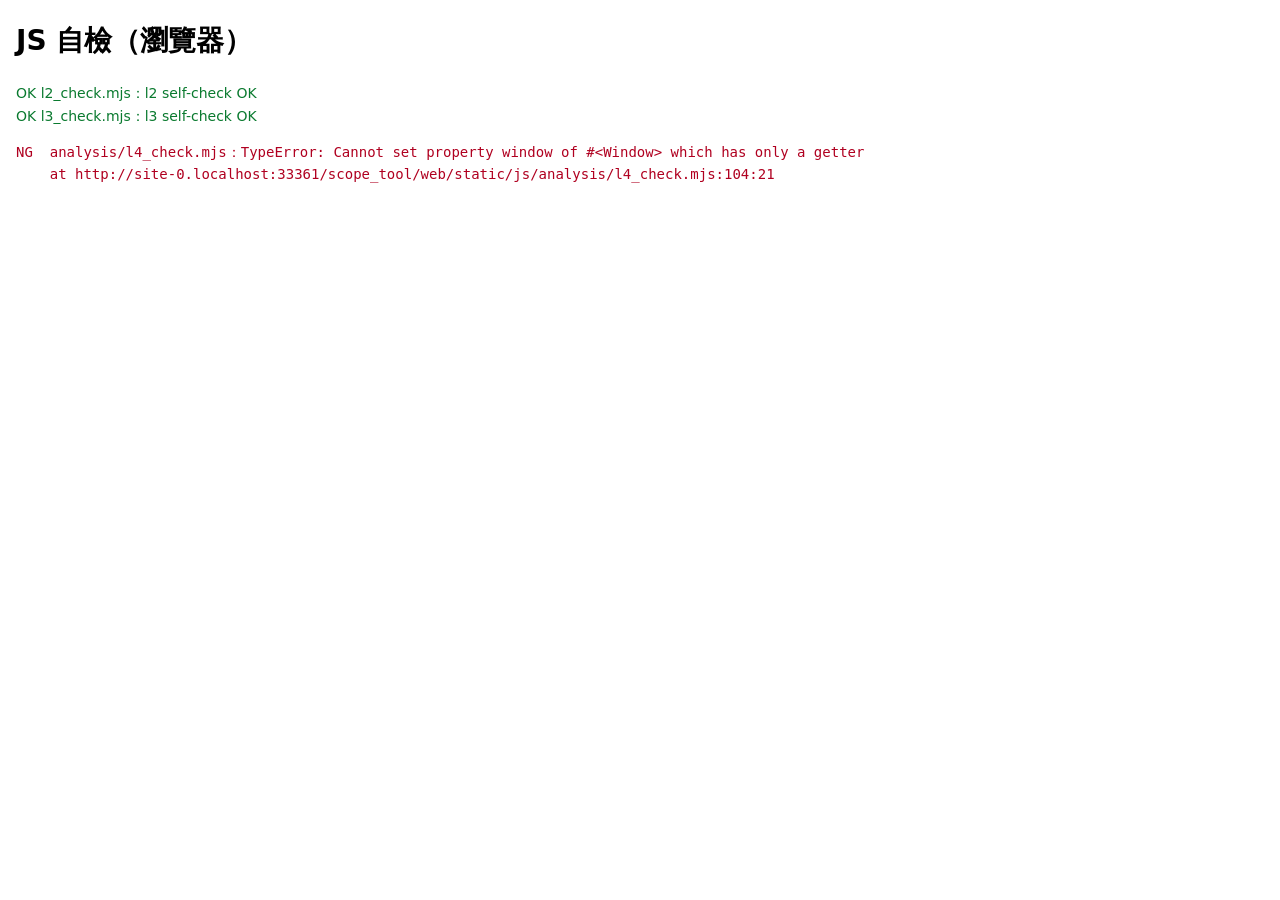
<file: scope_tool/web/static/selfcheck.html>
<!doctype html>
<html lang="zh-Hant"><head><meta charset="utf-8"><title>JS 自檢</title>
<style>body{font:14px/1.6 system-ui,sans-serif;margin:16px}.ok{color:#0a7a2f}.ng{color:#b00020}pre{white-space:pre-wrap}</style>
<!-- 以 import map 把 node:assert 換成本機替身；l0 需 node:fs，瀏覽器版略過（由 selfcheck_node.js 跑） -->
<script type="importmap">{"imports":{"node:assert/strict":"./js/selfcheck_shim.js"}}</script>
</head><body>
<h1>JS 自檢（瀏覽器）</h1><div id="out"></div><p id="sum"></p>
<script type="module">
const out = document.getElementById("out");
let bad = 0;
for (const f of ["l2_check.mjs", "l3_check.mjs", "analysis/l4_check.mjs", "analysis/l5_check.mjs"]) {
  const d = document.createElement("div");
  try {
    const log = console.log; let last = "";
    console.log = (...a) => { last = a.join(" "); };
    try { await import(`./js/${f}`); } finally { console.log = log; }
    d.className = "ok"; d.textContent = `OK  ${f}：${last}`;
  } catch (e) { bad++; d.className = "ng"; d.innerHTML = ""; const p = document.createElement("pre"); p.textContent = `NG  ${f}：${e.stack || e}`; d.append(p); }
  out.append(d);
}
document.getElementById("sum").textContent = bad ? `失敗 ${bad} 項` : "web js self-check OK（l0 需 node，略過）";
document.title = bad ? "JS 自檢 NG" : "JS 自檢 OK";
</script></body></html>
</file>
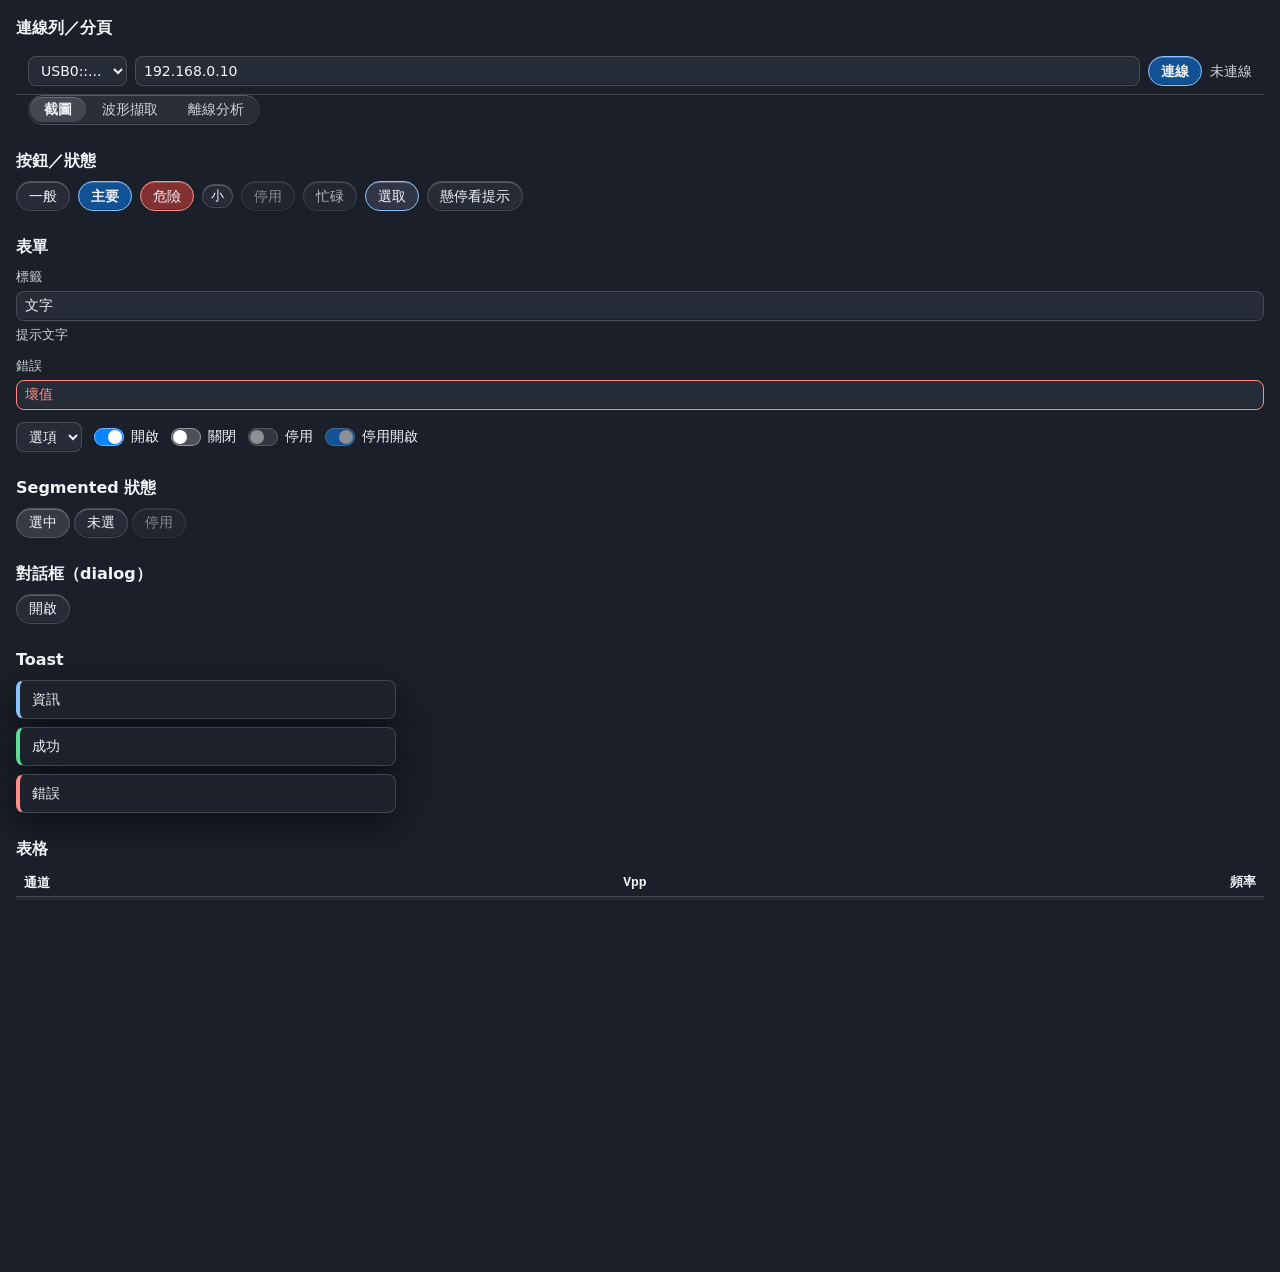
<file: scope_tool/web/static/styleguide.html>
<!doctype html>
<html lang="zh-Hant"><head><meta charset="utf-8"><meta name="viewport" content="width=device-width, initial-scale=1">
<title>樣式指南</title><link rel="stylesheet" href="css/app.css"><link rel="stylesheet" href="css/analysis.css">
<link rel="stylesheet" href="css/glass.css">
<style>body{overflow:auto;padding:16px}section{margin-bottom:24px}h2{font-size:16px;margin:0 0 8px}</style></head>
<body>
<section><h2>連線列／分頁</h2>
<div class="connbar"><select class="select"><option>USB0::...</option></select><input class="input grow" value="192.168.0.10"><button class="btn btn--primary">連線</button><span class="muted">未連線</span></div>
<div class="tabs"><button class="tab tab--active">截圖</button><button class="tab">波形擷取</button><button class="tab">離線分析</button></div></section>
<section><h2>按鈕／狀態</h2><div class="row">
<button class="btn">一般</button><button class="btn btn--primary">主要</button><button class="btn btn--danger">危險</button><button class="btn btn--small">小</button>
<button class="btn" disabled>停用</button><button class="btn is-busy">忙碌</button><button class="btn is-selected">選取</button><button class="btn" data-tip="這是 tooltip">懸停看提示</button></div></section>
<section><h2>表單</h2>
<div class="field"><label class="field__label">標籤</label><input class="input" value="文字"><span class="field__hint">提示文字</span></div>
<div class="field"><label class="field__label">錯誤</label><input class="input is-error" value="壞值"></div>
<div class="row"><select class="select"><option>選項</option></select><label class="check"><input type="checkbox" checked>開啟</label><label class="check"><input type="checkbox">關閉</label><label class="check"><input type="checkbox" disabled>停用</label><label class="check"><input type="checkbox" checked disabled>停用開啟</label></div></section>
<section><h2>Segmented 狀態</h2><div class="analysis__resultTabs"><button class="btn" aria-selected="true">選中</button><button class="btn" aria-selected="false">未選</button><button class="btn" disabled>停用</button></div></section>
<section><h2>對話框（dialog）</h2><button class="btn" onclick="document.getElementById('d').showModal()">開啟</button>
<dialog id="d" class="dlg"><h3 class="dlg__title">標題</h3><div class="dlg__body"><p class="dlg__msg">訊息內容</p></div>
<div class="dlg__actions"><button class="btn" onclick="d.close()">取消</button><button class="btn btn--primary" onclick="d.close()">確定</button></div></dialog></section>
<section><h2>Toast</h2><div class="toast-host" style="position:static"><div class="toast toast--info">資訊</div><div class="toast toast--ok">成功</div><div class="toast toast--error">錯誤</div></div></section>
<section><h2>表格</h2><table class="table table--num"><thead><tr><th>通道</th><th>Vpp</th><th>頻率</th></tr></thead>
<tbody><tr><td>CH1</td><td>3.30</td><td>1.000 kHz</td></tr><tr class="is-selected"><td>CH2</td><td>1.20</td><td>2.500 kHz</td></tr><tr><td colspan="3" class="table__empty">無資料</td></tr></tbody></table></section>
<section><h2>分析頁工具列／通道列</h2><div class="analysis__toolbar"><button class="btn btn--small">載入</button><span class="muted">toolbar</span></div>
<div class="chanbar" style="margin-top:8px"><span class="chip chip--selected"><span class="chip__name" style="color:var(--c-ch1)">CH1</span><button class="chip__remove">×</button></span>
<span class="chip"><span class="chip__name" style="color:var(--c-ch2)">CH2</span><button class="chip__remove">×</button></span></div></section>
<section><h2>通道色</h2><div class="row" style="background:var(--c-plot-bg);padding:8px">
<b style="color:var(--c-ch1)">CH1</b><b style="color:var(--c-ch2)">CH2</b><b style="color:var(--c-ch3)">CH3</b><b style="color:var(--c-ch4)">CH4</b><b style="color:var(--c-ch5)">CH5</b><b style="color:var(--c-ch6)">CH6</b></div></section>
</body></html>
</file>
<file: scope_tool/web/static/css/app.css>
/* 示波器工具 App 樣式（L6）。Liquid Glass 深色單一主題；圖區為黑底。無外部字型／URL。 */
:root {
  color-scheme: dark;
  --bg-app: radial-gradient(120% 80% at 15% 0%, #343a4a 0%, transparent 60%), linear-gradient(160deg, #2b3040 0%, #1d212c 55%, #12141b 100%);
  --c-bg: #1b1f29; --c-surface: #262b38; --c-surface-hi: #303645;
  --c-overlay: rgba(30,34,44,.94); --c-overlay-solid: #1e222c;
  --c-border: rgba(255,255,255,.16); --c-border-strong: rgba(255,255,255,.40);
  --glass-fill: rgba(255,255,255,.07); --glass-fill-hover: rgba(255,255,255,.12); --glass-fill-active: rgba(255,255,255,.12);
  --glass-hi: inset 0 1px 0 rgba(255,255,255,.22); --glass-lo: inset 0 -1px 0 rgba(0,0,0,.25);
  --shadow-glass: 0 6px 20px rgba(0,0,0,.30);
  --c-text: #f2f4f8; --c-text-dim: #cdd3de;
  --c-accent: #8cc4ff; --c-accent-text: #0b1220; --c-primary-fill: rgba(10,132,255,.50);
  --c-danger: #ff8f87; --c-danger-fill: rgba(255,69,58,.45);
  --c-ok: #62dd98; --c-warn: #f7cd5f; --c-focus: #9cc8ff;
  --radius-ctl: 8px; --radius-lg: 16px; --radius-pill: 999px;
  --c-plot-bg: #000; --c-plot-grid: #3a3a3a; --c-plot-axis: #8a8a8a; --c-plot-text: #d4d4d4;
  --c-amber: #f5b942; --c-fft-trace: #b79cff; --c-fft-peak: #ff8f6b; --c-ov-window: #78a0ff; --c-ov-shade: rgba(120,160,255,.25);
  --c-ch1: #F0E442; --c-ch2: #56B4E9; --c-ch3: #E58FC4; --c-ch4: #3DD6A3; --c-ch5: #E69F00; --c-ch6: #b79cff;
  --c-cursor1: #ffffff; --c-cursor2: #ff8f6b;
  --sp-1: 4px; --sp-2: 8px; --sp-3: 12px; --sp-4: 16px;
  --font-ui: "PingFang TC", "Microsoft JhengHei", system-ui, sans-serif;
  --font-mono: ui-monospace, Menlo, Consolas, "Courier New", monospace;
  --fs-xs: 12px; --fs-sm: 13px; --fs-base: 14px; --fs-lg: 16px;
  --radius: 4px; --shadow-dlg: 0 12px 36px rgba(0,0,0,.50); --h-control: 30px;
}
*, *::before, *::after { box-sizing: border-box; }
html, body { margin: 0; height: 100%; overflow-x: hidden; }
body { background: var(--c-bg); color: var(--c-text); font: var(--fs-base)/1.5 var(--font-ui); }
[hidden] { display: none !important; }
:focus-visible { outline: 2px solid var(--c-focus); outline-offset: 1px; }

/* 外框：連線列／分頁／頁面 */
.app { background: var(--bg-app); display: flex; flex-direction: column; height: 100vh; min-width: 0; }
.connbar { display: flex; flex-wrap: wrap; align-items: center; gap: var(--sp-2); padding: var(--sp-2) var(--sp-3);
  background: transparent; border-bottom: 1px solid var(--c-border); }
.tabs { display: flex; gap: 2px; width: fit-content; margin: 0 var(--sp-3); padding: 2px;
  background: var(--glass-fill); border-bottom: 1px solid var(--c-border); border-radius: var(--radius-pill); box-shadow: var(--glass-hi), var(--glass-lo); }
.tab { font: inherit; padding: 2px 14px; border: 0; border-radius: var(--radius-pill);
  background: none; color: var(--c-text-dim); cursor: pointer; }
.tab:hover { color: var(--c-text); background: var(--glass-fill-hover); }
.tab--active { color: var(--c-text); background: var(--glass-fill-active); box-shadow: var(--glass-hi); font-weight: 600; }
.pages { flex: 1; min-height: 0; position: relative; }
.page { position: absolute; inset: 0; overflow: auto; padding: var(--sp-3); }
.legacy-warning { padding: var(--sp-4); background: color-mix(in srgb, var(--c-warn) 15%, var(--c-surface)); color: var(--c-warn); border-bottom: 1px solid var(--c-warn); }

/* 控制項 */
.btn, .input, .select { font: inherit; height: var(--h-control); border-radius: var(--radius); border: 1px solid var(--c-border);
  background: var(--c-surface); color: var(--c-text); }
.btn { border-radius: var(--radius-pill); box-shadow: var(--glass-hi), var(--glass-lo); transition: background-color 120ms, border-color 120ms; padding: 0 var(--sp-3); cursor: pointer; white-space: nowrap; }
.btn:hover { background: var(--c-surface-hi); border-color: var(--c-accent); }
.connbar .btn { background: var(--glass-fill); }
.connbar .btn:hover { background: var(--glass-fill-hover); }
.btn.btn--primary { background: var(--c-primary-fill); border-color: var(--c-accent); color: var(--c-text); font-weight: 600; }
.btn.btn--primary:hover { background: color-mix(in srgb, var(--c-primary-fill) 90%, #0a84ff); }
.btn.btn--danger { background: var(--c-danger-fill); border-color: var(--c-danger); color: var(--c-text); }
.btn.btn--danger:hover { background: color-mix(in srgb, var(--c-danger-fill) 90%, #ff453a); }
.btn:active { box-shadow: inset 0 1px 2px rgba(0,0,0,.35); }
.btn--small { height: 24px; padding: 0 var(--sp-2); font-size: var(--fs-sm); }
.input, .select { border-radius: var(--radius-ctl); box-shadow: var(--glass-lo); padding: 0 var(--sp-2); min-width: 0; }
.input:focus, .select:focus { border-color: var(--c-focus); outline: 2px solid var(--c-focus); outline-offset: 1px; }
.select option { background: var(--c-overlay-solid); color: var(--c-text); }
.check { display: inline-flex; align-items: center; gap: var(--sp-1); cursor: pointer; }
.field { display: flex; flex-direction: column; gap: var(--sp-1); margin-bottom: var(--sp-3); }
.field__label { font-size: var(--fs-sm); color: var(--c-text-dim); }
.field__hint { font-size: var(--fs-sm); color: var(--c-text-dim); }
.row { display: flex; flex-wrap: wrap; align-items: center; gap: var(--sp-2); }
.grow { flex: 1 1 0; min-width: 0; }
.muted { color: var(--c-text-dim); }

/* 狀態（任何元素可加） */
.is-disabled, :disabled { opacity: .5; cursor: not-allowed; pointer-events: none; }
.is-busy { cursor: progress; opacity: .7; pointer-events: none; }
.is-error { border-color: var(--c-danger) !important; color: var(--c-danger); }
.is-selected { background: var(--c-surface-hi); border-color: var(--c-accent); }

/* 對話框／toast */
.dlg { border: 1px solid var(--c-border); border-radius: var(--radius-lg); padding: 0; min-width: 320px; max-width: min(560px, 92vw);
  background: var(--c-overlay-solid); color: var(--c-text); box-shadow: var(--glass-hi), var(--shadow-dlg); }
.dlg::backdrop { background: rgba(5,7,12,.55); }
.dlg__title { margin: 0; padding: var(--sp-3) var(--sp-4); font-size: var(--fs-lg); font-weight: 600; border-bottom: 1px solid var(--c-border); }
.dlg__body { padding: var(--sp-4); }
.dlg__msg { margin: 0 0 var(--sp-3); white-space: pre-wrap; word-break: break-word; }
.dlg__actions { display: flex; justify-content: flex-end; gap: var(--sp-2); padding: var(--sp-3) var(--sp-4); border-top: 1px solid var(--c-border); }
.toast-host { position: fixed; right: var(--sp-4); bottom: var(--sp-4); z-index: 1000; display: flex; flex-direction: column; gap: var(--sp-2); max-width: min(380px, 90vw); }
.toast { padding: var(--sp-2) var(--sp-3); border-radius: var(--radius-ctl); background: var(--c-overlay-solid); border: 1px solid var(--c-border);
  border-left: 4px solid var(--c-accent); box-shadow: var(--shadow-dlg); word-break: break-word; }
.toast--info { border-left-color: var(--c-accent); }
.toast--ok { border-left-color: var(--c-ok); }
.toast--error { border-left-color: var(--c-danger); }

/* 表格 */
.table { width: 100%; border-collapse: collapse; background: var(--c-surface); font-size: var(--fs-sm); }
.table th, .table td { padding: var(--sp-1) var(--sp-2); border-bottom: 1px solid var(--c-border); text-align: left; }
.table th { background: var(--c-bg); font-weight: 600; position: sticky; top: 0; }
.table--num td, .table--num th { text-align: right; font-family: var(--font-mono); font-variant-numeric: tabular-nums; }
.table--num td:first-child, .table--num th:first-child { text-align: left; font-family: var(--font-ui); }
.table__empty { text-align: center !important; color: var(--c-text-dim); padding: var(--sp-4) !important; }
.table tr.is-selected td { background: var(--c-surface-hi); }

/* tooltip：任何元素加 data-tip="文字" */
[data-tip] { position: relative; }
[data-tip]:hover::after { content: attr(data-tip); position: absolute; left: 0; top: 100%; margin-top: 4px; z-index: 900;
  padding: var(--sp-1) var(--sp-2); background: var(--c-overlay-solid); color: var(--c-text); box-shadow: inset 0 0 0 1px var(--c-border); font-size: var(--fs-sm); border-radius: var(--radius);
  white-space: nowrap; pointer-events: none; }

/* 離線分析頁骨架。圖表類別 plot plot__canvas plot__overlay split split__handle 由 L4 analysis.css 定義，此處不重複 */
.analysis { display: grid; grid-template-columns: 240px minmax(0, 1fr); grid-template-rows: auto minmax(0, 1fr) auto;
  grid-template-areas: "tool tool" "side plot" "side results"; gap: var(--sp-2); height: 100%; min-height: 0; }
.analysis__toolbar { grid-area: tool; display: flex; flex-wrap: wrap; align-items: center; gap: var(--sp-2);
  padding: var(--sp-2); background: var(--c-surface); border: 1px solid var(--c-border); border-radius: var(--radius); }
.analysis__side { grid-area: side; overflow: auto; padding: var(--sp-2); background: var(--c-surface); border: 1px solid var(--c-border); border-radius: var(--radius); }
.analysis__plot { grid-area: plot; min-width: 0; min-height: 0; background: var(--c-plot-bg); border-radius: var(--radius); }
.analysis__results { grid-area: results; overflow: auto; background: var(--c-surface); border: 1px solid var(--c-border); border-radius: var(--radius); }
.chanbar { display: grid; grid-auto-flow: column; grid-template-columns: auto; grid-auto-columns: var(--chanbar-col, 246px); gap: var(--sp-1) var(--sp-2); justify-content: start; overflow-x: auto; overflow-y: hidden; max-width: 100%; min-width: 0; padding: 1px var(--sp-1); }
/* 外欄增加 10px，扣除框線與內距後仍保留原有 236px 控制項空間。 */
/* 保留原有 2px 欄內間距；上下框線取代通道列各 1px 外距，避免壓縮圖區。 */
.chanbar__col { display: flex; flex-direction: column; gap: 2px; min-width: 0; padding: 0 var(--sp-1); border: 1px solid var(--c-border); border-radius: var(--radius-ctl); background: var(--c-surface); }
.chanbar__col[data-selected="true"] { border-color: var(--c-amber); background: var(--c-surface-hi); }
.chip { width: 100%; min-width: 0; display: inline-flex; align-items: center; gap: var(--sp-1); height: 24px; padding: 0 var(--sp-2); font-size: var(--fs-sm);
  border: 1px solid var(--c-border); border-radius: var(--radius-pill); background: var(--c-surface); cursor: pointer; }
.chip--selected { border-color: var(--c-accent); background: var(--c-surface-hi); }
.chip__name { flex: 0 1 auto; overflow: hidden; text-overflow: ellipsis; white-space: nowrap; }
.chip__scale { margin-left: auto; white-space: nowrap; font-variant-numeric: tabular-nums; }
.chip__remove { border: 0; background: none; color: var(--c-text-dim); cursor: pointer; padding: 0 2px; font: inherit; }
.chip__remove:hover { color: var(--c-danger); }

/* 窄版保留側邊窄軌，尺寸由 L4 計算。 */
@media (max-width: 899px) { .dlg { min-width: 0; } }

.chanbar__toggle { align-self: start; position: sticky; left: 0; z-index: 1; background: var(--c-surface); }
.dcap { display: grid; grid-template-columns: repeat(auto-fit, minmax(440px, 1fr)); gap: var(--sp-3); align-items: start; }
.dcap__card { min-width: 0; background: var(--c-surface); border: 1px solid var(--c-border); border-radius: var(--radius); padding: var(--sp-3); }
.dcap__title { margin: 0 0 var(--sp-2); font-size: var(--fs-lg); }

/* 全域材質；不改既有版面幾何。 */
.dcap__card, .analysis__toolbar, .analysis__side {
  background: var(--glass-fill); border-color: var(--c-border); box-shadow: var(--glass-hi), var(--glass-lo), var(--shadow-glass);
}
.dcap__card { border-radius: var(--radius-lg); }
.analysis__toolbar, .analysis__side { border-radius: var(--radius-ctl); }
.table tr.is-selected { background: var(--c-surface); }
.table tbody tr:hover td { background: var(--c-surface-hi); }
.table tr.is-selected td:first-child { box-shadow: inset 3px 0 0 var(--c-accent); }

/* 設定類勾選框；chip 與欄位選單保留原生勾選。 */
input[type=checkbox] { accent-color: #0a84ff; }
input[type=checkbox]:not(.chip input):not(.results__choices input) {
  appearance: none; width: 30px; height: 18px; flex-shrink: 0; position: relative;
  border-radius: var(--radius-pill); background: rgba(255,255,255,.22); border-style: none; box-shadow: inset 0 0 0 1px var(--c-border-strong);
}
input[type=checkbox]:not(.chip input):not(.results__choices input)::before {
  content: ""; position: absolute; width: 14px; height: 14px; left: 2px; top: 2px; border-radius: var(--radius-pill); background: #fff;
}
input[type=checkbox]:not(.chip input):not(.results__choices input):checked { background: #0a84ff; }
input[type=checkbox]:not(.chip input):not(.results__choices input):checked::before { left: 14px; }
input[type=checkbox]:focus-visible { outline: 2px solid var(--c-focus); outline-offset: 1px; }

/* P1 降級預先涵蓋 P3 葉節點浮層。 */
@supports not ((backdrop-filter: blur(1px)) or (-webkit-backdrop-filter: blur(1px))) {
  :root { --c-overlay: var(--c-overlay-solid); }
  .dlg, .toast, .results__choices, [data-tip]:hover::after { background: var(--c-overlay-solid); }
}
@media (prefers-reduced-transparency: reduce), (prefers-contrast: more) {
  :root { --glass-fill: var(--c-surface); --glass-fill-hover: var(--c-surface-hi); --glass-fill-active: var(--c-surface-hi);
    --c-overlay: var(--c-overlay-solid); --c-border: var(--c-border-strong); }
  .dlg, .toast, .results__choices, [data-tip]:hover::after { background: var(--c-overlay-solid); -webkit-backdrop-filter: none; backdrop-filter: none; }
}
@media (forced-colors: active) {
  input[type=checkbox]:not(.chip input):not(.results__choices input) { appearance: auto; width: auto; height: auto; border-style: revert; box-shadow: none; }
  input[type=checkbox]:not(.chip input):not(.results__choices input)::before { content: none; }
}
@media (prefers-reduced-motion: reduce) { * { transition: none !important; } }
</file>
<file: scope_tool/web/static/css/analysis.css>
/* L4：尺寸由 clampLayout 指定；每個 canvas 有獨立且不可壓縮的容器。 */
.analysis { overflow: hidden; column-gap: 0; row-gap: 0; grid-template-areas: "tool tool tool" "side split plot" "side split results"; }
.analysis__toolbar { margin-bottom: 8px; min-height: 0; }
.analysis__sidepanel { grid-area: side; min-width: 0; min-height: 0; display: flex; overflow: hidden; }
.analysis__sidepanel > .analysis__side { width: 100%; min-height: 0; }
.analysis__plot { display: flex; flex-direction: column; gap: 0; overflow-x: hidden; }
.analysis__chanbar { flex: 0 0 auto; background: var(--c-surface); }
.analysis__overview, .analysis__main { flex: 0 0 auto; position: relative; background: var(--c-plot-bg); }
.analysis__main { min-height: 270px; }
.analysis__overview { min-height: 0; }
.analysis__fftsection { flex: 0 0 auto; min-height: 0; display: flex; flex-direction: column; }
.analysis__fft { flex: 0 0 auto; min-height: 160px; display: flex; flex-direction: column; overflow: hidden; }
.analysis__fftbar { height: 40px; flex: 0 0 40px; display: flex; align-items: center; gap: 4px; white-space: nowrap; overflow-x: auto; font-size: 12.5px; background: var(--c-surface); }
/* FFT 欄位同行，移除全域 .field 的上下排列與底部留白；連捲軸仍容得下 24px 控件。 */
.analysis__fftbar > *, .analysis__fftbar .row > * { flex-shrink: 0; }
.analysis__fftbar > [data-status] { flex: 0 1 auto; min-width: 0; overflow: hidden; text-overflow: ellipsis; }
.analysis__fftbar .row { flex-wrap: nowrap; }
.analysis__fftbar .field { flex-direction: row; align-items: center; margin-bottom: 0; font-size: 12.5px; line-height: 16px; }
.analysis__fftbar .input, .analysis__fftbar .select { height: 24px; font-size: 12.5px; }
.analysis__fftplot { flex: 1 0 120px; min-height: 120px; position: relative; }
.analysis__lower { font-size: 13px; grid-area: results; min-width: 0; min-height: 0; display: flex; flex-direction: column; overflow: visible; /* ⋮ 浮層（fixed）在 WKWebView 會被此層 hidden 裁掉；內容由 .analysis__lowerbody 自己捲動 */ }
.analysis__lowerbody { flex: 1 1 0; min-height: 0; display: flex; gap: 8px; overflow: auto; }
.analysis__lower .analysis__results { flex: 1 1 0; min-width: 0; max-height: none; overflow: auto; }
.plot__canvas { position: absolute; inset: 0; display: block; touch-action: none; user-select: none; }
.plot__overlay { position: absolute; right: 6px; top: 4px; color: var(--c-plot-text); font-size: 11px; pointer-events: none; }
.analysis__splitter { position: relative; flex: 0 0 28px; height: 28px; display: flex; align-items: center; justify-content: center; touch-action: none; cursor: ns-resize; background: var(--c-bg); }
.analysis__splitter::before { content: ''; position: absolute; left: 0; right: 0; top: 12px; height: 4px; background: var(--c-border); }
.analysis__splitter--side { grid-area: split; width: 10px; height: auto; cursor: ew-resize; }
.analysis__splitter--side::before { top: 0; bottom: 0; left: 3px; width: 4px; height: auto; }
.analysis__splitter > button { position: relative; z-index: 1; height: 24px; padding: 0 3px; font-size: 11px; }
.analysis__splitter--side > button { width: 20px; min-width: 20px; }
.analysis__plotTabs { flex: 0 0 28px; height: 28px; background: var(--c-surface); }
.analysis__plotTabs button { height: 28px; min-width: 80px; }
.analysis__plotTabs [aria-selected="true"] { background: var(--c-accent); color: white; }
.analysis--drawer .analysis__sidepanel { position: relative; z-index: 5; width: var(--side-drawer-width); box-shadow: 4px 0 12px #0003; }
.analysis--drawer .analysis__splitter--side { z-index: 6; transform: translateX(calc(var(--side-drawer-width) - 36px)); }

/* 單列 28px；靠縮欄寬與窄時隱藏讀值、◀▶避免橫捲，橫捲只作退路。 */
.analysis__horizontal { container-type: inline-size; background: var(--c-surface); color: var(--c-text); display: flex; flex: 0 0 28px; align-items: center; gap: 4px; white-space: nowrap; overflow-x: auto; font-size: 12.5px; }
.analysis__horizontal .btn { flex-shrink: 0; padding: 1px 4px; min-height: 24px; }
.analysis__horizontal [aria-pressed="true"] { background: var(--c-primary, #1676c0); color: #fff; }
.analysis__hfield { flex-shrink: 0; display: inline-flex; align-items: center; gap: 2px; }
.analysis__hfield input { width: 12ch; min-width: 12ch; min-height: 22px; height: 24px; padding: 1px 4px; font-size: 12.5px; }
.analysis__hrange { padding: 0 4px; }
@container (max-width: 1000px) { .analysis__hrange { display: none; } }
@container (max-width: 820px) { .analysis__hfield .btn { display: none; } }
.analysis__hmodes { display: inline-flex; position: sticky; left: 0; z-index: 1; flex: 0 0 auto; gap: 4px; background: var(--c-surface, #fff); }

.analysis__placeholder { color: var(--c-text-dim, #888); font-size: var(--fs-sm, 12px); padding: var(--sp-1, 4px); }
.analysis__cursors { flex: 1 1 0; min-height: 0; overflow: auto; padding: 4px 8px; }


/* P2b3：B 標題列共用 splitter；內容容器各自捲動，數字與單位不拆行。 */
/* 左側保留 10px 純拖曳帶，收折鈕與頁籤不得覆蓋。 */
.analysis__splitter--lower { padding-left: 10px; justify-content: flex-start; gap: 4px; overflow: visible; z-index: 3; }
.analysis__splitter--lower > button { font-size: 12.5px; }
.analysis__splitter[data-resize="off"] { cursor: default; }
.analysis__resultTabs, .results__actions { position: relative; display: flex; align-items: center; gap: 4px; background: var(--c-bg); }
.analysis__resultTabs { flex: 0 0 auto; }
.results__actions { margin-left: auto; }
.analysis__lower .btn, .analysis__lower summary { font-size: 12.5px; padding: 0 5px; }
.analysis__resultTabs [aria-selected="true"] { border-color: var(--c-accent); color: var(--c-accent); background: var(--c-surface); }
.analysis__lowerbody { overflow: hidden; }
.analysis__lowerbody > * { min-width: 0; min-height: 0; overflow: auto; font-size: 13px; }
.analysis__lowerbody > .analysis__cursors { flex: 0 0 42%; padding: 2px 4px; background: var(--c-surface); }
.analysis__lowerbody[data-result-tabbed="true"] > *, .analysis__lowerbody > .analysis__peaks { flex: 1 1 0; }
.results__table { width: 100%; }
.results__table th, .results__table td { white-space: nowrap; padding: 3px 6px; height: 26px; line-height: 19px; font-size: 13px; }
.results__remove { border: 0; background: none; color: inherit; font: inherit; line-height: inherit; padding: 0; cursor: pointer; }
.results__menu { position: relative; }
.results__menu > button { cursor: pointer; min-width: 24px; text-align: center; }
.results__choices { position: fixed; inset: auto; margin: 0; padding: 8px; background: var(--c-surface); border: 1px solid var(--c-border); box-shadow: var(--shadow-dlg); }
.results__choices label { display: flex; font-size: 13px; }
.results__fftinfo { white-space: nowrap; font-size: 12.5px; padding: 2px 6px; }
.cursors__inputs { display: flex; flex-wrap: wrap; gap: 4px; align-items: center; margin-bottom: 2px; }
.cursors__field { display: flex; flex: 1 1 0; min-width: 0; flex-direction: column; font-size: 12.5px; line-height: 16px; white-space: nowrap; }
.cursors__field .input { width: 100%; height: 24px; padding: 0 3px; font-size: 13px; font-family: var(--font-mono); }
.cursors__inputs > button { flex: 0 0 auto; }
.cursors__readout { display: grid; grid-template-columns: repeat(4,minmax(0,1fr)); gap: 2px 8px; }
.cursors__value { display: flex; flex-direction: column; font-size: 12.5px; line-height: 16px; white-space: nowrap; }
.cursors__value--newrow { grid-column: 1; }
.cursors__number { font: 13px/18px var(--font-mono); }
.analysis__cursors .table th, .analysis__cursors .table td { white-space: nowrap; padding: 2px 4px; font-size: 13px; line-height: 18px; }

/* B 區以自身寬度換行；Y 保留負號、小數與單位（如 -12.34 mV），不足時整欄換行。 */
.analysis__cursors { container-type: inline-size; }
.cursors__field--x { flex: 2 1 10ch; min-width: 10ch; }
.cursors__field--y { flex: 1 1 11ch; min-width: 11ch; }
.cursors__field--x .input { min-width: 10ch; }
@container (max-width: 430px) {
  .cursors__readout { grid-template-columns: repeat(2,minmax(0,1fr)); }
  /* 通道表四欄皆 nowrap，最小內容寬度仍可撐破 width:100%；左右各省 2px，共留回 16px。 */
  .analysis__cursors .table th, .analysis__cursors .table td { padding: 2px 2px; }
}
.results__table th:first-child, .results__table td:first-child { max-width: 18ch; overflow: hidden; text-overflow: ellipsis; }
.results__table th:last-child, .results__table td:last-child { position: sticky; right: 0; background: var(--c-surface); z-index: 1; }

.analysis__lower .analysis__placeholder { font-size: 13px; }

.analysis__cursorSummary { position: sticky; right: 0; background: var(--c-surface); margin-left: auto; flex: 1 1 240px; min-width: 60px; max-width: 100%; overflow: hidden; text-overflow: ellipsis; white-space: nowrap; font-size: 12.5px; }
.cursors__sourcefield { display: flex; align-items: center; gap: 4px; min-width: 0; font-size: 12.5px; }
.cursors__source { min-width: 0; max-width: 12ch; font-size: 13px; }

/* Marker 表在游標分頁使用 B 全寬；狹窄並排時捲動限制在表格容器。 */
.cursor-results { min-width: 0; max-width: 100%; font-size: 12.5px; }
.cursor-results__bar { display: flex; align-items: center; gap: 8px; margin-top: 4px; }
.cursor-results__wrap { max-width: 100%; overflow-x: auto; }
.cursor-results__table { width: 100%; }
.analysis__cursors .cursor-results__table th, .analysis__cursors .cursor-results__table td { font-size: 12.5px; padding: 2px; white-space: nowrap; }

/* 浮動僅影響 B 的搬移容器；無遮罩，層級低於對話框與 toast。 */
.analysis__float { position: fixed; z-index: 15; border: 1px solid var(--c-border); border-radius: var(--radius); background: var(--c-surface); box-shadow: var(--shadow-dlg); box-sizing: border-box; }
.analysis__floatTitle { flex: 0 0 26px; min-height: 26px; display: flex; align-items: center; gap: 6px; padding: 0 6px; cursor: move; touch-action: none; user-select: none; font-size: 13px; }
.analysis__floatTitle:focus-visible { outline: 2px solid var(--c-accent); outline-offset: -2px; }
.analysis__floatCaption { flex: 1; }
.analysis__floatBar { display: flex; flex-wrap: wrap; flex: 0 0 auto; gap: 4px; padding: 2px 6px; background: var(--c-bg); }
.analysis__float .results__actions { flex-wrap: wrap; }
.analysis__float .analysis__lowerbody { width: 100%; }
.analysis__float .results__table { table-layout: fixed; }
.analysis__float .results__table th, .analysis__float .results__table td { white-space: normal; overflow-wrap: anywhere; padding: 2px; }
.analysis__float .results__table th:first-child, .analysis__float .results__table td:first-child { width: 18%; }
.analysis__float .results__table th:last-child, .analysis__float .results__table td:last-child { width: 20px; }
.analysis__float .results__fftinfo { white-space: normal; overflow-wrap: anywhere; }
.analysis__floatHome { font-size: 12.5px; position: relative; background: var(--c-bg); }
.analysis__floatGrip { position: absolute; touch-action: none; z-index: 2; }
.analysis__floatGrip[data-edge="n"], .analysis__floatGrip[data-edge="s"] { height: 8px; left: 8px; right: 8px; cursor: ns-resize; }
.analysis__floatGrip[data-edge="n"] { top: 0; }
.analysis__floatGrip[data-edge="s"] { bottom: 0; }
.analysis__floatGrip[data-edge="w"], .analysis__floatGrip[data-edge="e"] { width: 8px; top: 8px; bottom: 8px; cursor: ew-resize; }
.analysis__floatGrip[data-edge="w"] { left: 0; }
.analysis__floatGrip[data-edge="e"] { right: 0; }
.analysis__floatGrip[data-edge="ne"], .analysis__floatGrip[data-edge="nw"], .analysis__floatGrip[data-edge="se"], .analysis__floatGrip[data-edge="sw"] { width: 8px; height: 8px; }
.analysis__floatGrip[data-edge="ne"], .analysis__floatGrip[data-edge="nw"] { top: 0; }
.analysis__floatGrip[data-edge="se"], .analysis__floatGrip[data-edge="sw"] { bottom: 0; }
.analysis__floatGrip[data-edge="ne"], .analysis__floatGrip[data-edge="se"] { right: 0; }
.analysis__floatGrip[data-edge="nw"], .analysis__floatGrip[data-edge="sw"] { left: 0; }
.analysis__floatGrip[data-edge="nw"], .analysis__floatGrip[data-edge="se"] { cursor: nwse-resize; }
.analysis__floatGrip[data-edge="ne"], .analysis__floatGrip[data-edge="sw"] { cursor: nesw-resize; }
.analysis__floatGrip[data-edge="se"] { border-right: 2px solid var(--c-border); border-bottom: 2px solid var(--c-border); }

/* 時域 Marker 與游標共用 B 區；各表獨立捲動。 */
.analysis__lowerbody[data-marker-paired="true"] > .analysis__cursors, .analysis__lowerbody[data-marker-paired="true"] > .analysis__markers { flex: 1 1 0; }
.analysis__markers { flex: 1 1 0; min-width: 0; min-height: 0; overflow: auto; padding: 2px 4px; background: var(--c-surface); font-size: 13px; }
.analysis__markers .table td, .analysis__markers .table th, .analysis__markers .btn, .analysis__markers .input { white-space: nowrap; padding: 2px 4px; font-size: 13px; line-height: 18px; }
.marker-table__note { width: 100px; min-width: 60px; }
.analysis__markers tr.is-selected { background: var(--c-focus, #cce8ff); }

/* 版面 C：B 區搬到圖右側直欄（clampLayout.docked）；游標／Marker 上下疊，各表獨立捲動。 */
.analysis.analysis--dock { grid-template-areas: "tool tool tool tool" "side split plot dock" "side split plot dock"; }
.analysis--dock .analysis__lower { grid-area: dock; border-left: 1px solid var(--c-border); }
.analysis--dock .analysis__lowerbody { flex-direction: column; }
.analysis--dock .analysis__resultTabs { flex: 1 1 auto; flex-wrap: wrap; min-width: 0; max-width: 100%; }
.analysis--dock .analysis__splitter--lower { flex: 0 0 auto; height: auto; min-height: 28px; flex-wrap: wrap; padding: 2px 4px; cursor: default; }
.analysis--dock .analysis__splitter--lower::before { display: none; }
.analysis--dock .analysis__lowerbody > * { flex: 1 1 0; }
.analysis--dock .analysis__fftbar { height: auto; flex: 0 0 auto; min-height: 40px; flex-wrap: wrap; white-space: normal; overflow: visible; }
.analysis__dockbtn { margin-left: 4px; }

/* 介面美化 A：工具列標籤與控制同一行；量測鈕改兩欄。 */
.analysis__toolbar .field { flex-direction: row; align-items: center; gap: var(--sp-1); margin-bottom: 0; }
.analysis__toolbar .field .select, .analysis__toolbar .field .input { height: 28px; }
.analysis__side .field:has(.btn--small) { display: grid; grid-template-columns: repeat(2, minmax(0, 1fr)); gap: var(--sp-1); }
.analysis__side .field:has(.btn--small) > .field__label { grid-column: 1 / -1; }
.analysis__side .field:has(.btn--small) .btn--small { min-width: 0; overflow: hidden; text-overflow: ellipsis; padding: 0 var(--sp-1); }
.analysis__preview { display: inline-flex; align-items: center; gap: 4px; flex-shrink: 0; }

/* FFT 大檢視不經分析頁的 splitter；小視窗讓峰表放到下方。 */
.fftpage { display: flex; flex-direction: column; gap: 8px; min-height: 100%; }
.fftpage__source, .fftpage__params, .fftpage__markers { display: flex; flex-wrap: wrap; align-items: center; gap: 8px; }
.fftpage .field { flex-direction: row; align-items: center; margin: 0; }
.fftpage__source .input { width: 9em; }
.fftpage__body { display: flex; flex: 1; gap: 12px; min-height: 400px; }
.fftpage__plot.analysis__fft { flex: 1; min-width: 0; min-height: 320px; overflow: visible; }
.fftpage__plot .analysis__fftplot { min-height: 240px; }
.fftpage__plot .analysis__fftbar { height: auto; flex: 0 0 auto; min-height: 40px; flex-wrap: wrap; white-space: normal; overflow: visible; }
.fftpage__side { flex: 0 0 340px; min-width: 0; }
.fftpage__markers { margin-bottom: 8px; }
.fftpage__table { overflow: auto; max-height: 65vh; }
.fftpage .results__fftinfo { white-space: normal; overflow-wrap: anywhere; }
@media (max-width: 1099px) {
  .fftpage__body { flex-direction: column; }
  .fftpage__side { flex: 0 0 auto; }
}

/* I3C 解碼分頁：設定列橫捲，事件表沿用結果表。 */
/* 頁籤緊接收折鈕；10px 拖曳帶保留，不足時只橫捲頁籤。 */
.analysis:not(.analysis--dock) .analysis__splitter--lower > .analysis__resultTabs { margin-left: 0; flex: 0 1 auto; min-width: 0; height: 28px; overflow-x: auto; scrollbar-width: none; }
.analysis__resultTabs > .btn { flex-shrink: 0; }
.analysis:not(.analysis--dock) .analysis__splitter--lower > .results__actions { margin-left: auto; flex-shrink: 0; }
.analysis__splitter--lower > .btn { flex-shrink: 0; }
.analysis__lowerbody > .analysis__decode { flex: 1 1 0; max-width: 100%; }
.decode { display: flex; flex-direction: column; gap: var(--sp-2); min-width: 0; padding: 4px; }
.decode__bar { display: flex; align-items: center; gap: var(--sp-2); overflow-x: auto; white-space: nowrap; flex: 0 0 auto; }
.decode__bar > * { flex-shrink: 0; }
.decode__control { display: inline-flex; gap: 4px; align-items: center; }
.decode__control select { width: 90px; }
.decode__threshold { width: 11ch; min-width: 90px; }
.decode__threshold:disabled { color: var(--c-text-dim); }
.decode__addresses { width: 90px; }
.decode__band { flex-direction: row-reverse; }
.decode__segment { display: inline-flex; border: 1px solid var(--c-border); border-radius: 8px; }
.decode__segment .btn { white-space: nowrap; }
.decode__segment [aria-pressed="true"] { background: var(--c-surface-hi); color: var(--c-text); }
.decode__sum, .decode__info { display: flex; align-items: center; gap: var(--sp-2); flex-wrap: wrap; color: var(--c-text-dim); }
.decode__sum > .decode__segment { margin-left: auto; }
.decode__tablewrap { overflow: auto; max-height: 440px; border: 1px solid var(--c-border); border-radius: 8px; }
.decode .results__table { table-layout: auto; }
.decode .results__table th, .decode .results__table td { white-space: nowrap; width: auto; text-align: left; }
.decode .results__table th:first-child, .decode .results__table td:first-child { width: auto; }
.decode .results__table th:last-child, .decode .results__table td:last-child { width: auto; }
.decode .results__table th { position: sticky; top: 0; background: var(--c-surface); }
.decode__tablewrap .results__table :is(th, td):nth-child(-n+2) { text-align: right; }
.decode .results__table td:nth-child(4), .decode .results__table td:nth-child(6) { font-family: var(--font-mono); }
.decode .is-selected td { background: var(--c-surface-hi); }
.decode .is-selected td:first-child { box-shadow: inset 3px 0 0 var(--c-accent); }
.decode__ok { color: var(--c-ok); }
.decode__warn, .decode__stale { color: var(--c-warn); }
.decode__error { color: var(--c-danger); }
.decode__infoStatus { color: var(--c-accent); }
.decode__stale { padding: 2px 8px; border: 1px solid var(--c-warn); border-radius: 8px; }
.decode--stale .decode__tablewrap, .decode--stale details { opacity: .55; }
.decode__foot { font-size: 12.5px; color: var(--c-text-dim); }
.decode__addressesTable { overflow-x: auto; border: 1px solid var(--c-border); border-radius: 8px; padding: 4px 8px; }
.decode__addressesTable summary { cursor: pointer; color: var(--c-text-dim); }
.analysis__decodeband { flex: 0 0 auto; background: var(--c-plot-bg); position: relative; }
.analysis__decodeband[hidden] { display: none; }

/* 協定設定：通道與門檻一列、參數與動作一列。 */
.decode__protocol { width: 100px; }
.decode__form, .decode__params { display: flex; align-items: center; gap: 8px; flex-wrap: wrap; min-width: 0; }
.decode__bar { flex-wrap: wrap; }
.decode__params { flex-basis: 100%; }
.decode__bar > .decode__form, .decode__bar > .decode__params { flex-shrink: 1; max-width: 100%; }
.decode__lanes { font-size: 10px; }
.results__clear--sep { margin-left: 12px; color: var(--c-danger); }

/* 實色模式／框選種類：覆蓋玻璃選取色；既有 token 對比約 10.21:1。 */
.analysis__horizontal .analysis__hmodes button[aria-pressed="true"] {
  background: var(--c-accent); color: var(--c-accent-text); border-color: var(--c-accent); box-shadow: none;
}
/* FFT 右欄窄：峰表不換行，由 .fftpage__table 橫向捲動；刪除欄不 sticky 以免蓋住內容 */
.fftpage__table .results__table { width: max-content; min-width: 100%; }
.fftpage__table .results__table th:last-child, .fftpage__table .results__table td:last-child { position: static; }
</file>
<file: scope_tool/web/static/css/glass.css>
/* Liquid Glass 覆寫（L6）；僅上色，保留 analysis.css／vertical.css 原文與幾何。 */
/* == 分析頁 == */
.analysis__plotTabs [aria-selected="true"],
.analysis__resultTabs [aria-selected="true"],
.analysis__horizontal [aria-pressed="true"],
.analysis__dockbtn[aria-pressed="true"] {
  background: var(--glass-fill-active); color: var(--c-text); box-shadow: var(--glass-hi); border-color: var(--c-border);
}
.analysis__markers tr.is-selected { background: var(--c-surface-hi); }
.vertical__badge { color: var(--c-warn); }

/* 控制列與 sticky 控制項維持實心，避免捲動內容透出。 */
.analysis__chanbar, .analysis__horizontal, .analysis__hmodes,
.analysis__fftbar, .chanbar__toggle {
  background: var(--c-surface); border-color: var(--c-border); box-shadow: var(--glass-lo);
}
.analysis__splitter { background: var(--c-bg); }
.analysis__splitter::before { background: rgba(255,255,255,.18); }
.analysis__splitter:hover::before { background: rgba(255,255,255,.30); }

/* B 區及表格固定欄使用實心內容面，沿用全域表格的選中列樣式。 */
.analysis__lower, .analysis__cursors, .analysis__markers,
.results__table td:last-child {
  background: var(--c-surface); border-color: var(--c-border);
}
.results__choices {
  background: var(--c-overlay-solid); border-color: var(--c-border);
  border-radius: var(--radius-ctl); box-shadow: var(--glass-hi), var(--shadow-dlg);
}

/* 浮動面板與抽屜疊在圖區上；實心、不模糊，也不改圖區容器。 */
.analysis__float, .analysis--drawer .analysis__sidepanel {
  background: var(--c-surface); border-color: var(--c-border);
  box-shadow: var(--glass-hi), var(--shadow-dlg); /* 不加圓角：右下角縮放熱區在 3px 內 */
}
.analysis__floatBar, .analysis__floatHome {
  background: var(--c-bg); border-color: var(--c-border); box-shadow: var(--glass-lo);
}
.analysis--drawer .analysis__sidepanel { box-shadow: var(--glass-hi), 4px 0 12px rgba(0,0,0,.5); }
.analysis--drawer .analysis__side { background: var(--c-surface); }

/* == FFT 頁 == */
.fftpage__source, .fftpage__params, .fftpage__markers, .fftpage__side {
  background: var(--glass-fill); border-color: var(--c-border);
  border-radius: var(--radius-lg); box-shadow: var(--glass-hi), var(--glass-lo), var(--shadow-glass);
}
/* 峰表與卡片內的 Marker 控制列用實心底，避免玻璃疊玻璃。 */
.fftpage__side .fftpage__markers, .fftpage__table { background: var(--c-surface); }

/* == 浮層（P3） == */
/* P3 實作；P1 維持實心、不啟用 blur。 */
</file>
